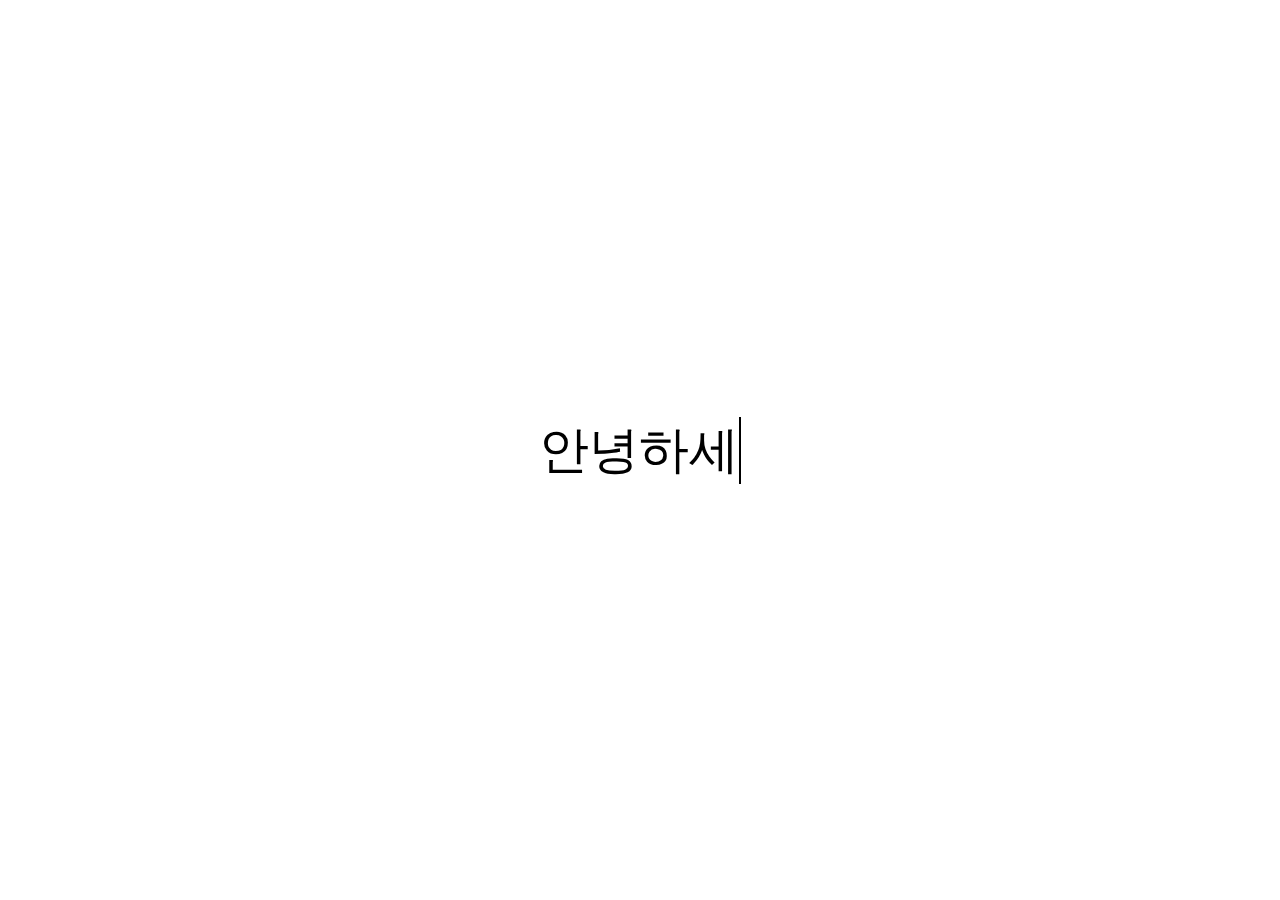
<file: index.html>
<!DOCTYPE html>
<html>
    <head>
        <meta charset="UTF-8" />

        <link rel="stylesheet" type="text/css" href="./index.css" />
        <script src="./index.js"></script>
    </head>
    <body>
        <!-- <canvas id="backgroundPicture" width="2200" height="1000"></canvas> -->
        <div id="startModal">
            <pre id="modalText" class="modalText"></pre>
        </div>
    </body>
</html>
</file>
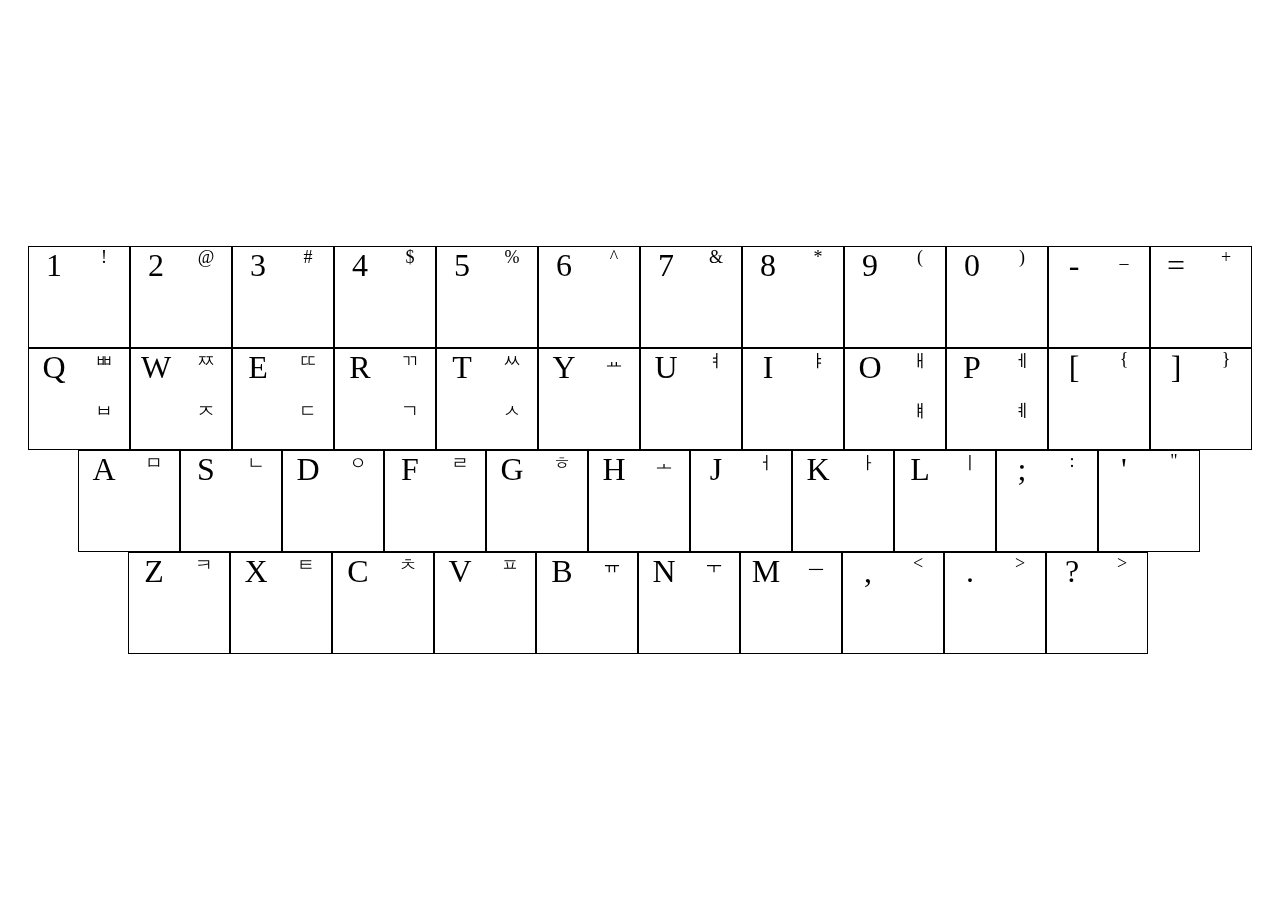
<file: final/keyboard/index.html>
<!DOCTYPE html>
<html>
    <head>
        <meta lang="UTF-8" />
        <meta http-equiv="X-UA-Compatible" content="IE=edge, chrome=1" />
        <meta
            name="viewport"
            content="width=device-width, intital-sacle=1, maximum-scale=1"
        />
        <meta charset="UTF-8" />
        <title>kakasoo's homepage</title>
        <script src="app.js"></script>
        <link type="text/css" rel="Stylesheet" href="style.css" />
    </head>
    <body></body>
</html>
</file>
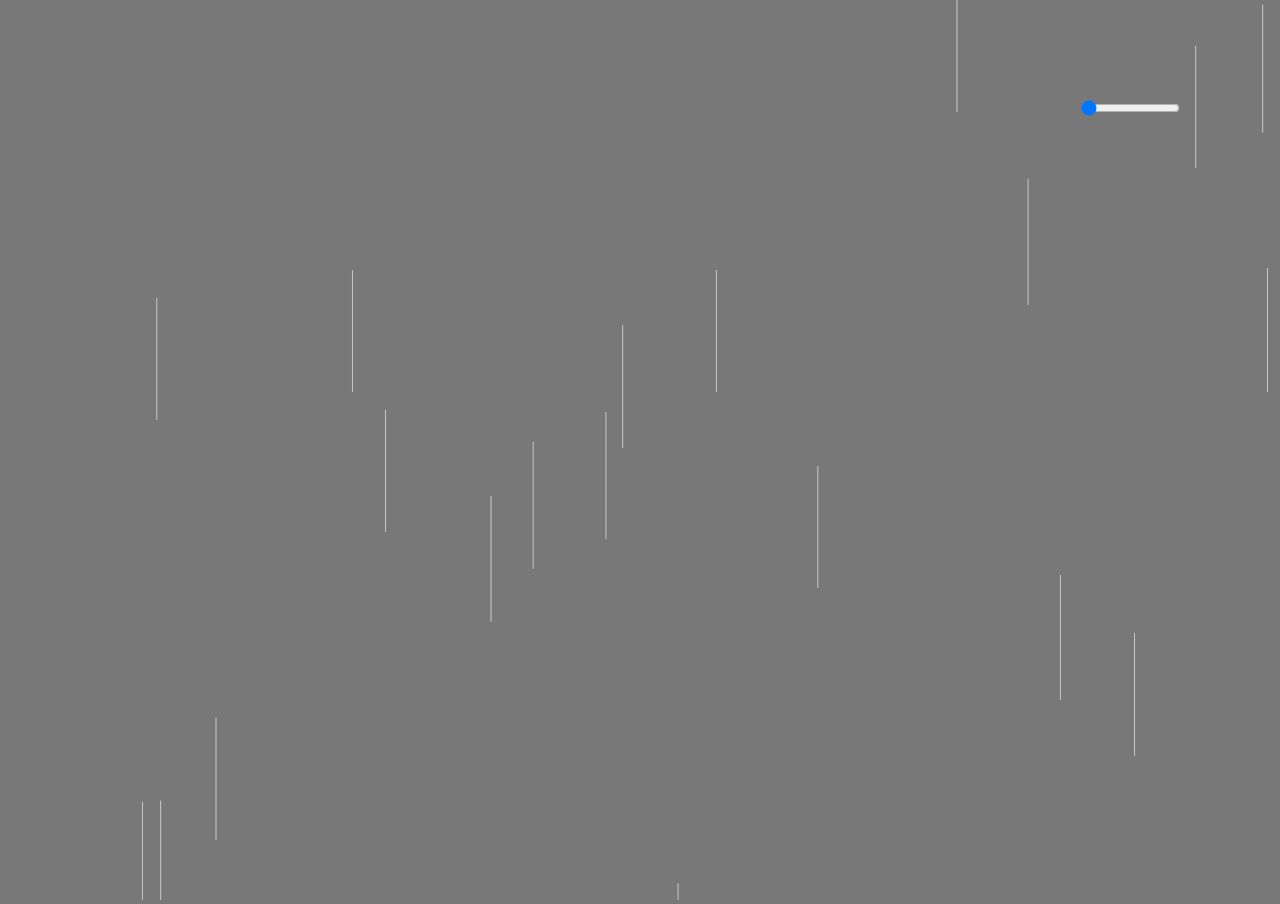
<file: final/rain/index.html>
<!DOCTYPE html>
<html>
    <head>
        <meta lang="UTF-8" />
        <meta http-equiv="X-UA-Compatible" content="IE=edge, chrome=1" />
        <meta
            name="viewport"
            content="width=device-width, intital-sacle=1, maximum-scale=1"
        />
        <title>kakasoo's homepage</title>
        <link type="text/css" rel="stylesheet" href="style.css" />
        <script src="./rain.js"></script>
        <script src="./app.js"></script>
    </head>
    <body></body>
</html>
</file>
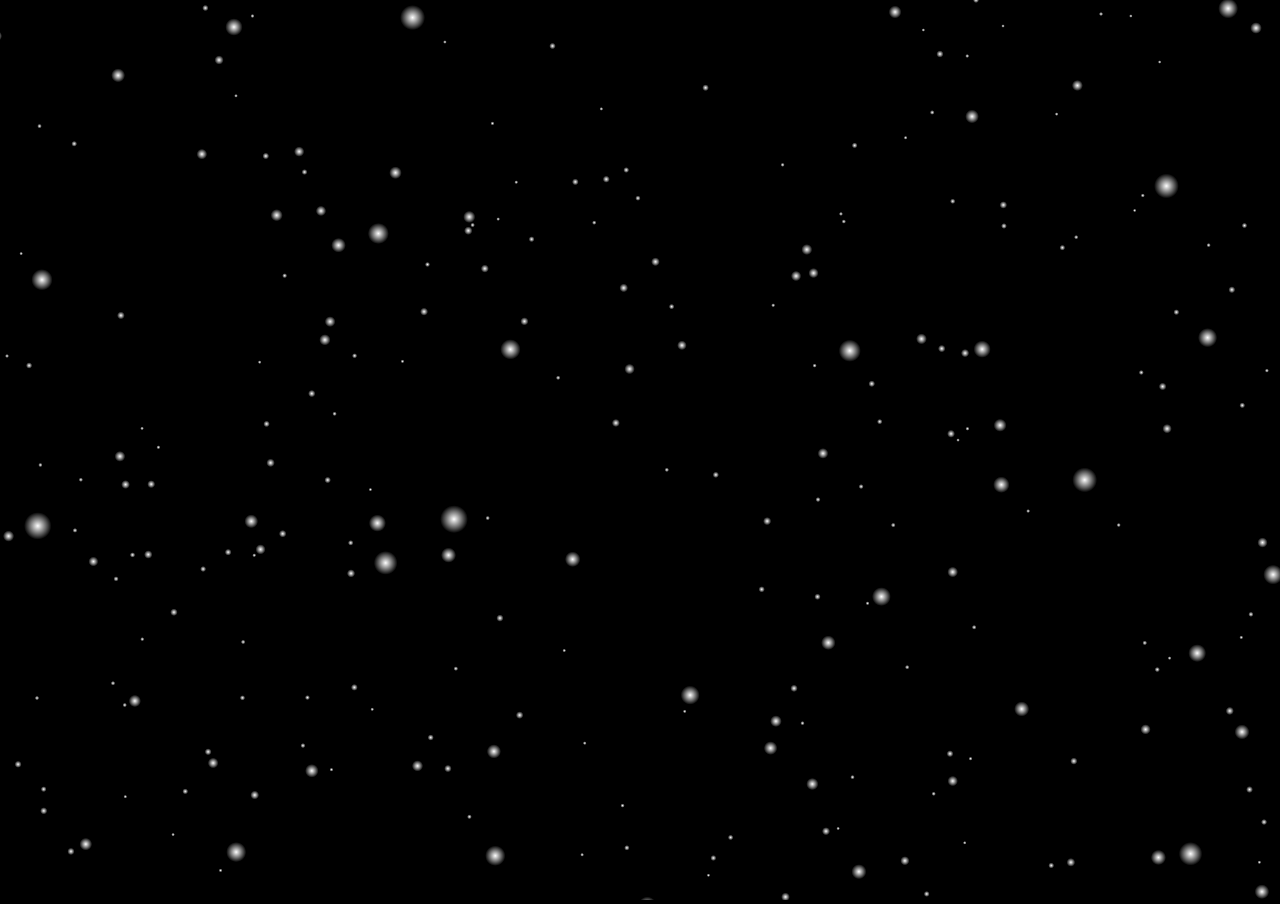
<file: final/snow/index.html>
<!DOCTYPE html>
<html>
    <head>
        <meta lang="UTF-8" />
        <meta http-equiv="X-UA-Compatible" content="IE=edge, chrome=1" />
        <meta
            name="viewport"
            content="width=device-width, intital-sacle=1, maximum-scale=1"
        />
        <title>kakasoo's homepage</title>
        <link type="text/css" rel="stylesheet" href="style.css" />
        <script src="./snow.js"></script>
        <script src="./app.js"></script>
    </head>
    <body></body>
</html>
</file>
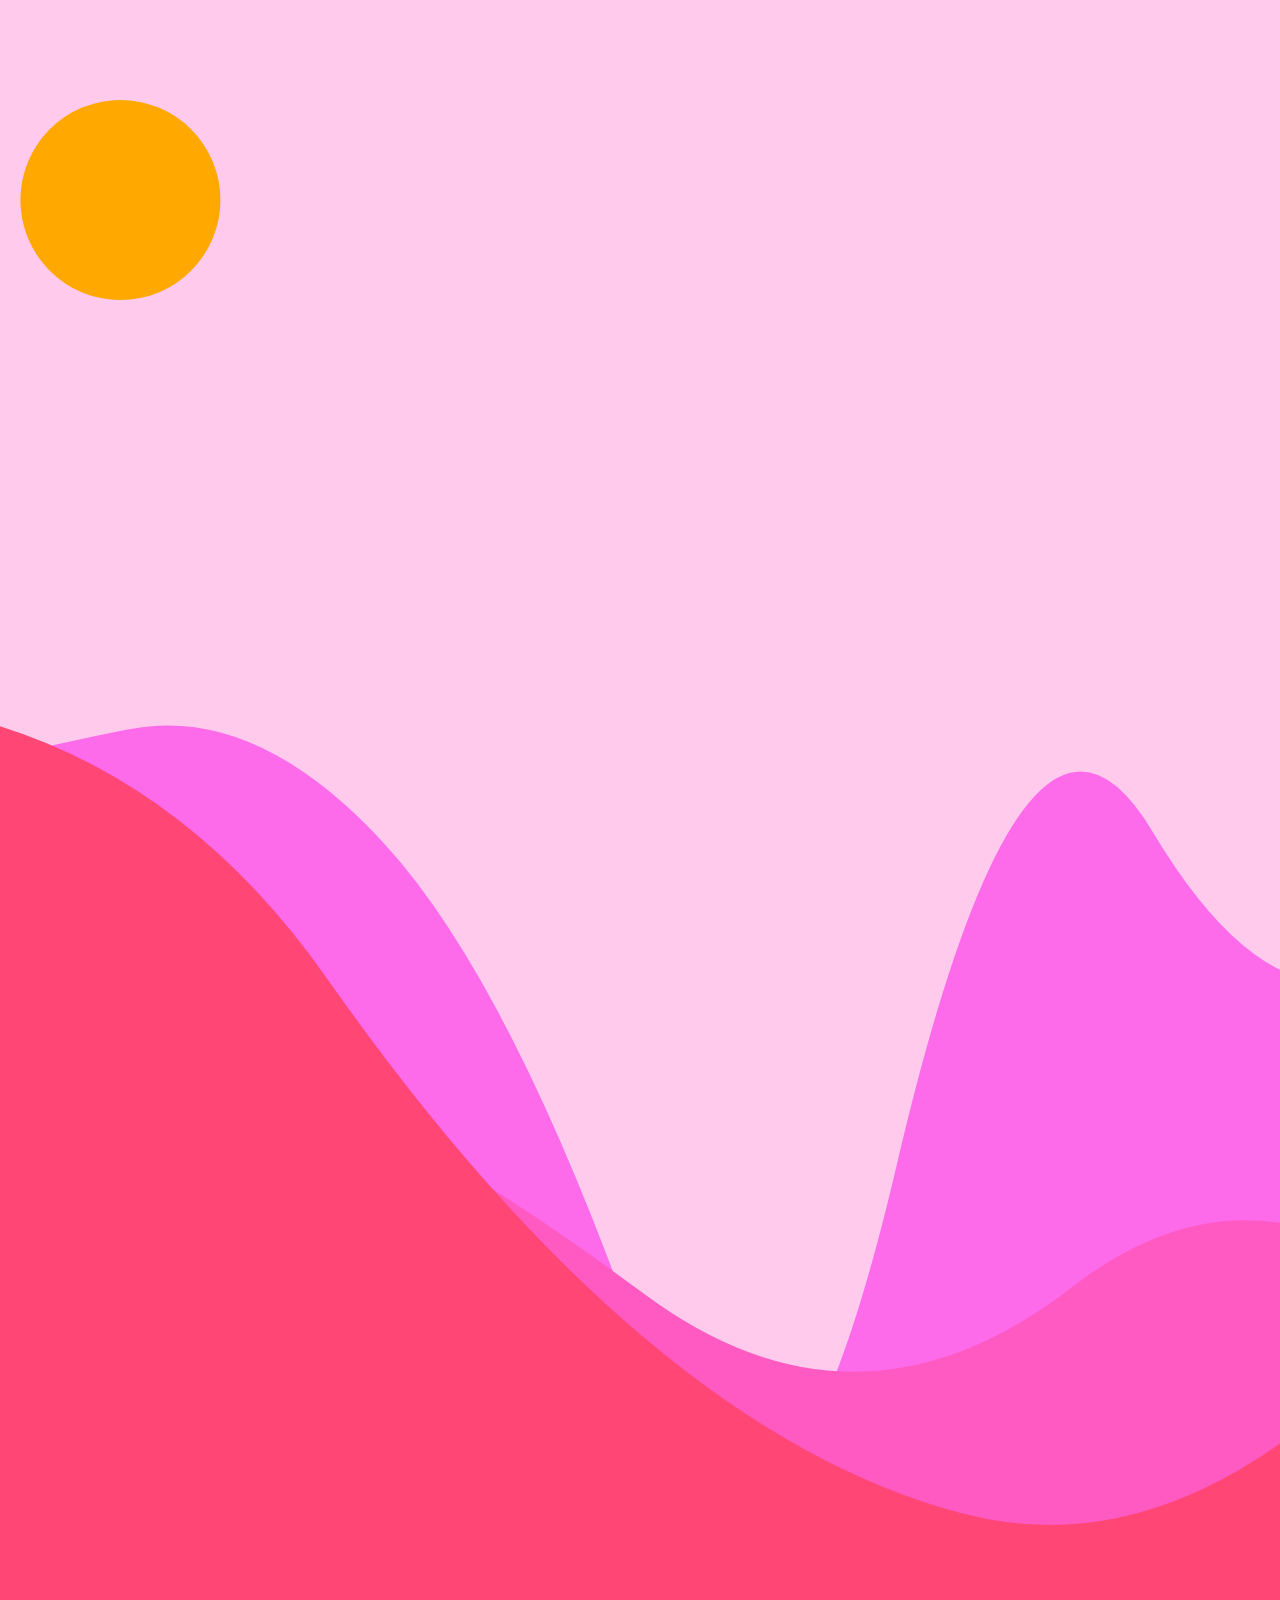
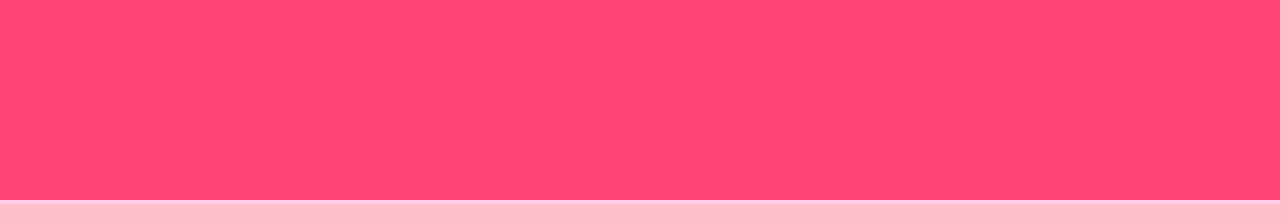
<file: portfolio/hill/index.html>
<!DOCTYPE html>
<html>
    <head>
        <meta lang="UTF-8" />
        <meta http-equiv="X-UA-Compatible" content="IE=edge, chrome=1" />
        <meta
            name="viewport"
            content="width=device-width, intital-sacle=1, maximum-scale=1"
        />
        <title>kakasoo's homepage</title>
        <link type="text/css" rel="stylesheet" href="style.css" />
        <script src="./sun.js"></script>
        <script src="./hill.js"></script>
        <script src="./app.js"></script>
    </head>
    <body></body>
</html>
</file>
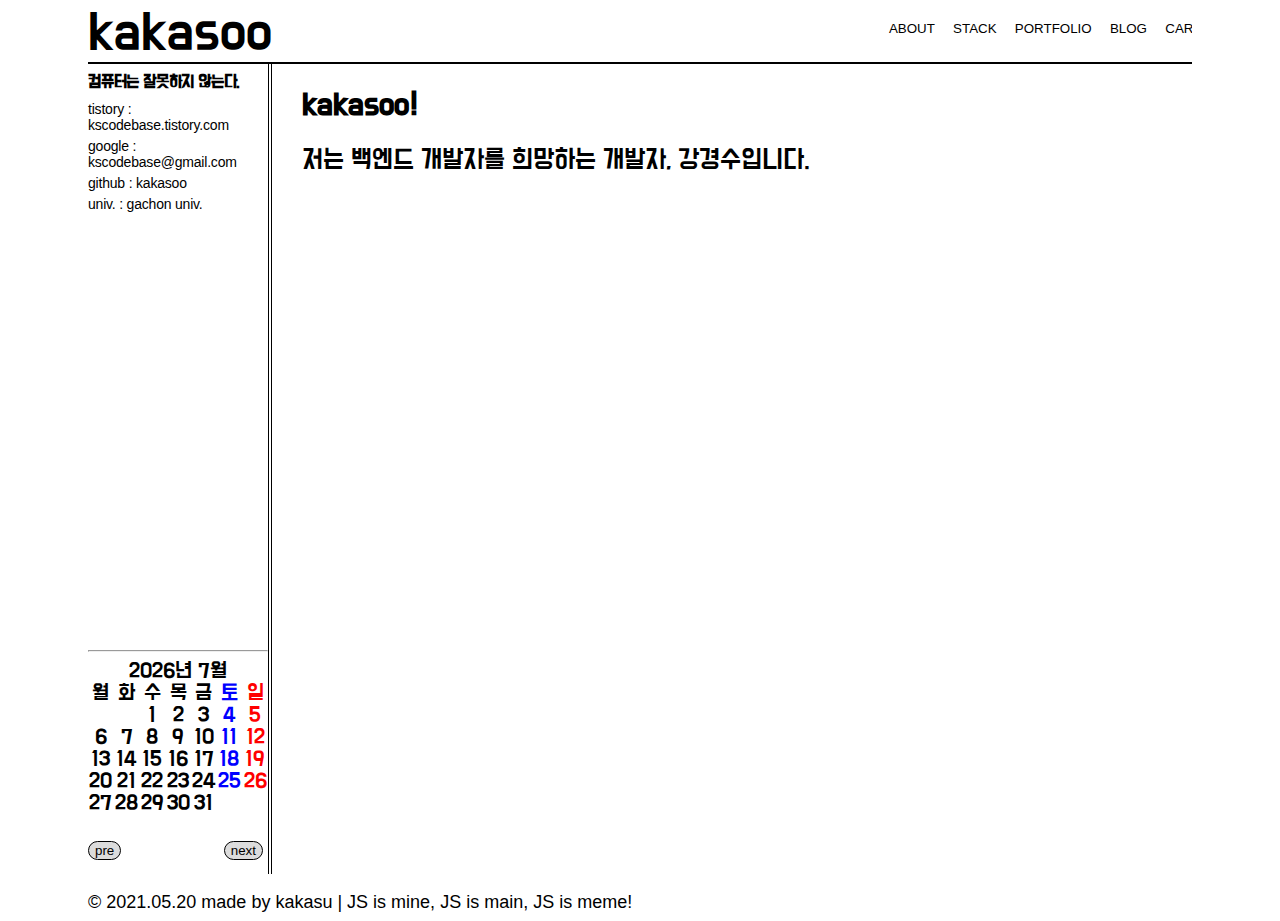
<file: about.html>
<!DOCTYPE html>
<html>
    <head>
        <meta lang="UTF-8" />
        <meta http-equiv="X-UA-Compatible" content="IE=edge, chrome=1" />
        <meta
            name="viewport"
            content="width=device-width, intital-sacle=1, maximum-scale=1"
        />
        <title>kakasoo's homepage</title>
        <link rel="stylesheet" href="./public/stylesheets/iFrame.css" />
        <link rel="stylesheet" href="./public/stylesheets/style.css" />
        <link rel="stylesheet" href="./public/stylesheets/calender.css" />
        <link rel="stylesheet" href="./public/stylesheets/aside.css" />
        <link rel="stylesheet" href="./public/stylesheets/iFrame/common.css" />
    </head>
    <body>
        <header>
            <div style="display: flex">
                <div id="index" style="float: left; width: 100%">
                    <a
                        href="index.html"
                        style="
                            color: black;
                            font-family: 'BMDOHYEON';
                            font-size: 44px;
                            width: 90%;
                        "
                        >kakasoo</a
                    >
                </div>
                <div class="icons" style="display: flex; float: right">
                    <button><a href="./about.html">ABOUT</a></button>
                    <button><a href="./stack.html">STACK</a></button>
                    <button><a href="./portfolio.html">PORTFOLIO</a></button>
                    <button>
                        <a href="http://kscodebase.tistory.com/">BLOG</a>
                    </button>
                    <button><a href="./career.html">CAREER</a></button>
                </div>
            </div>
        </header>
        <section>
            <aside>
                <div id="contentIndex"></div>
                <div id="calenderBox">
                    <hr />
                    <article id="calender"></article>
                    <div style="display: flex">
                        <button class="calenderLButton" onclick="preMonth()">
                            pre</button
                        ><button class="calenderRButton" onclick="nextMonth()">
                            next
                        </button>
                    </div>
                </div>
            </aside>
            <div id="verticalLine"></div>
            <div id="page" style="width: 100%; height: 100%">
                <div id="common">
                    <h3>kakasoo!</h3>
                    <p>저는 백엔드 개발자를 희망하는 개발자, 강경수입니다.</p>
                </div>
            </div>
        </section>
        <div class="container">
            <p></p>
            © 2021.05.20 made by kakasu | JS is mine, JS is main, JS is meme!
        </div>
        <script src="./public/javascripts/util.js"></script>
        <script src="./public/javascripts/viewControl/calender.js"></script>
        <script src="./public/javascripts/viewControl/controlCalender.js"></script>
        <script src="./public/javascripts/viewControl/changeIndex.js"></script>
        <script>
            init();
        </script>
    </body>
</html>
</file>
<file: index.css>
@font-face {
    font-family: "MaruBuri-Regular";
    src: url("./MaruBuri-Regular.woff") format("woff");
    font-weight: normal;
    font-style: normal;
}

body {
    margin: 0px;
    font-family: "MaruBuri-Regular";
}

#startModal {
    display: flex;
    align-items: center;
}

.modalText {
    position: relative;
    left: 50%;
    font-size: 50px;
    border-right: 2px solid black;
}

#backgroundPicture {
    position: absolute;
    left: 0px;
    top: 0px;
    z-index: 1;

    margin: 0px;
    padding: 0px;
}
</file>
<file: final/keyboard/style.css>
.pushedButton {
    animation: pushed 1.3s;
}

@keyframes pushed {
    from {
        background-color: red;
    }
    to {
        background-color: purple;
    }
}
</file>
<file: final/rain/style.css>
* {
    outline: 0;
    margin: 0;
    padding: 0;

    /* 드래그나 더블클릭 시에 텍스트가 선택이 되지 않도록 설정 */
    -webkit-user-select: none;
    -moz-user-select: none;
    -ms-user-select: none;
    user-select: none;
}

html {
    width: 100%;
    height: 100%;
}

body {
    width: 100%;
    height: 100%;
    overflow: hidden;
}

canavas {
    width: 100%;
    height: 100%;
}
</file>
<file: final/snow/style.css>
* {
    outline: 0;
    margin: 0;
    padding: 0;

    /* 드래그나 더블클릭 시에 텍스트가 선택이 되지 않도록 설정 */
    -webkit-user-select: none;
    -moz-user-select: none;
    -ms-user-select: none;
    user-select: none;
}

html {
    width: 100%;
    height: 100%;
}

body {
    width: 100%;
    height: 100%;
    overflow: hidden;
}

canavas {
    width: 100%;
    height: 100%;
}
</file>
<file: portfolio/hill/style.css>
* {
    outline: 0;
    margin: 0;
    padding: 0;

    /* 드래그나 더블클릭 시에 텍스트가 선택이 되지 않도록 설정 */
    -webkit-user-select: none;
    -moz-user-select: none;
    -ms-user-select: none;
    user-select: none;
}

html {
    width: 100%;
    height: 100%;
}

body {
    width: 100%;
    height: 100%;
    overflow: hidden;
    background-color: #ffcaec;
}

canavas {
    width: 100%;
    height: 100%;
}

.night {
    background-color: rgb(0, 53, 29);
    transition-duration: 4s;
}

.morning {
    background-color: #ffcaec;
    transition-duration: 4s;
}
</file>
<file: public/stylesheets/iFrame.css>
body {
    padding-left: 20px;
    padding-right: 20px;
}
@font-face {
    font-family: "BMDOHYEON";
    src: url("../fonts/BMDOHYEON.woff") format("woff");
    font-weight: normal;
    font-style: normal;
}

@font-face {
    font-family: "DOSMyungjo";
    src: url("../fonts/DOSMyungjo.woff") format("woff");
    font-weight: normal;
    font-style: normal;
}

#common {
    margin-left: 30px;
}

#basePage {
    font-family: "DOSMyungjo";
    text-align: center;
    font-size: 200px;

    margin-top: 17%;
}

.additional {
    margin-right: 130px;
    text-align: right;

    font-family: "DOSMyungjo";
    font-size: 30px;
}

button {
    background-color: transparent;
    border: transparent;
    outline: transparent;
}

.contentBox {
    width: 100%;
    height: 100%;
    min-width: 100%;
    min-height: 100%;
}
</file>
<file: public/stylesheets/style.css>
body {
    padding-left: 80px;
    padding-right: 80px;
    font: 18px "Lucida Grande", Helvetica, Arial, sans-serif;
}

@font-face {
    font-family: "BMDOHYEON";
    src: url("../fonts/BMDOHYEON.woff") format("woff");
    font-weight: normal;
    font-style: normal;
}

@font-face {
    font-family: "DOSMyungjo";
    src: url("../fonts/DOSMyungjo.woff") format("woff");
    font-weight: normal;
    font-style: normal;
}

header {
    border-bottom: 2px solid black;
    background-color: transparent;
}

hr {
    padding-left: 0px;
    padding-right: 0px;
}

#index {
    font-family: "BMDOHYEON";
    font-size: 44px;
    width: 90%;
}

.icons {
    width: 40%;
    text-align: right;
    overflow: hidden;
}

.wsr {
    margin-right: 10px;
}

section {
    display: flex;
    min-height: 810px;
}

.icons > button {
    height: 40px;
    border: transparent;
    background-color: transparent;
    margin-left: 2%;
    outline: none;
}

.icons > form > button {
    height: 40px;
    border: transparent;
    background-color: transparent;
    margin-left: 2%;
    outline: none;
}

aside {
    min-width: 150px;
    width: 15%;
}

#contentIndex {
    height: 70%;
}

#verticalLine {
    width: 2px;
    border-left: 1px black solid;
    border-right: 1px black solid;
}

.icons > button > a {
    color: black;
    text-decoration-line: none;
}

#contentBox {
    font-family: "NanumSquareRound";
    width: 100%;
}

#loading {
    background-color: white;
    position: relative;
    z-index: 1000;
    min-width: 1550px;
    min-height: 550px;
    padding-top: 270px;

    left: 20px;
    top: 0px;

    font-family: "DOSMyungjo";
    font-size: 200px;

    overflow: hidden;

    text-align: center;
}
</file>
<file: public/stylesheets/calender.css>
#calender {
    font-family: "BMDOHYEON";
    text-align: center;
}

.day {
    width: 50px;
    height: 50px;
}

.sat {
    color: blue;
}

.sun {
    color: red;
}

.calenderLButton {
    border-radius: 20px;
    border: 1px solid black;
    background-color: gainsboro;
    outline: none;
}

.calenderRButton {
    border-radius: 20px;
    border: 1px solid black;
    background-color: gainsboro;
    outline: none;
    margin-left: auto;
    margin-right: 5px;
}

@font-face {
    font-family: "BMDOHYEON";
    src: url("../fonts/BMDOHYEON.woff") format("woff");
    font-weight: normal;
    font-style: normal;
}
</file>
<file: public/stylesheets/aside.css>
#contentIndex > div > p {
    margin: 5px 0 0 0;
    font-size: 14px;
    letter-spacing: -0.2px;
}

aside {
    min-width: 180px;
}

#contentIndex > div > #writing {
    margin: 10px 0 10px 0;

    font-family: "BMDOHYEON";
    font-weight: 900;
}

@font-face {
    font-family: "BMDOHYEON";
    src: url("../fonts/BMDOHYEON.woff") format("woff");
    font-weight: normal;
    font-style: normal;
}

@font-face {
    font-family: "DOSMyungjo";
    src: url("../fonts/DOSMyungjo.woff") format("woff");
    font-weight: normal;
    font-style: normal;
}
</file>
<file: public/stylesheets/iFrame/common.css>
#common {
    font-family: "BMDOHYEON";
    font-size: 22px;
}

@font-face {
    font-family: "BMDOHYEON";
    src: url("../../fonts/BMDOHYEON.woff") format("woff");
    font-weight: normal;
    font-style: normal;
}
</file>
